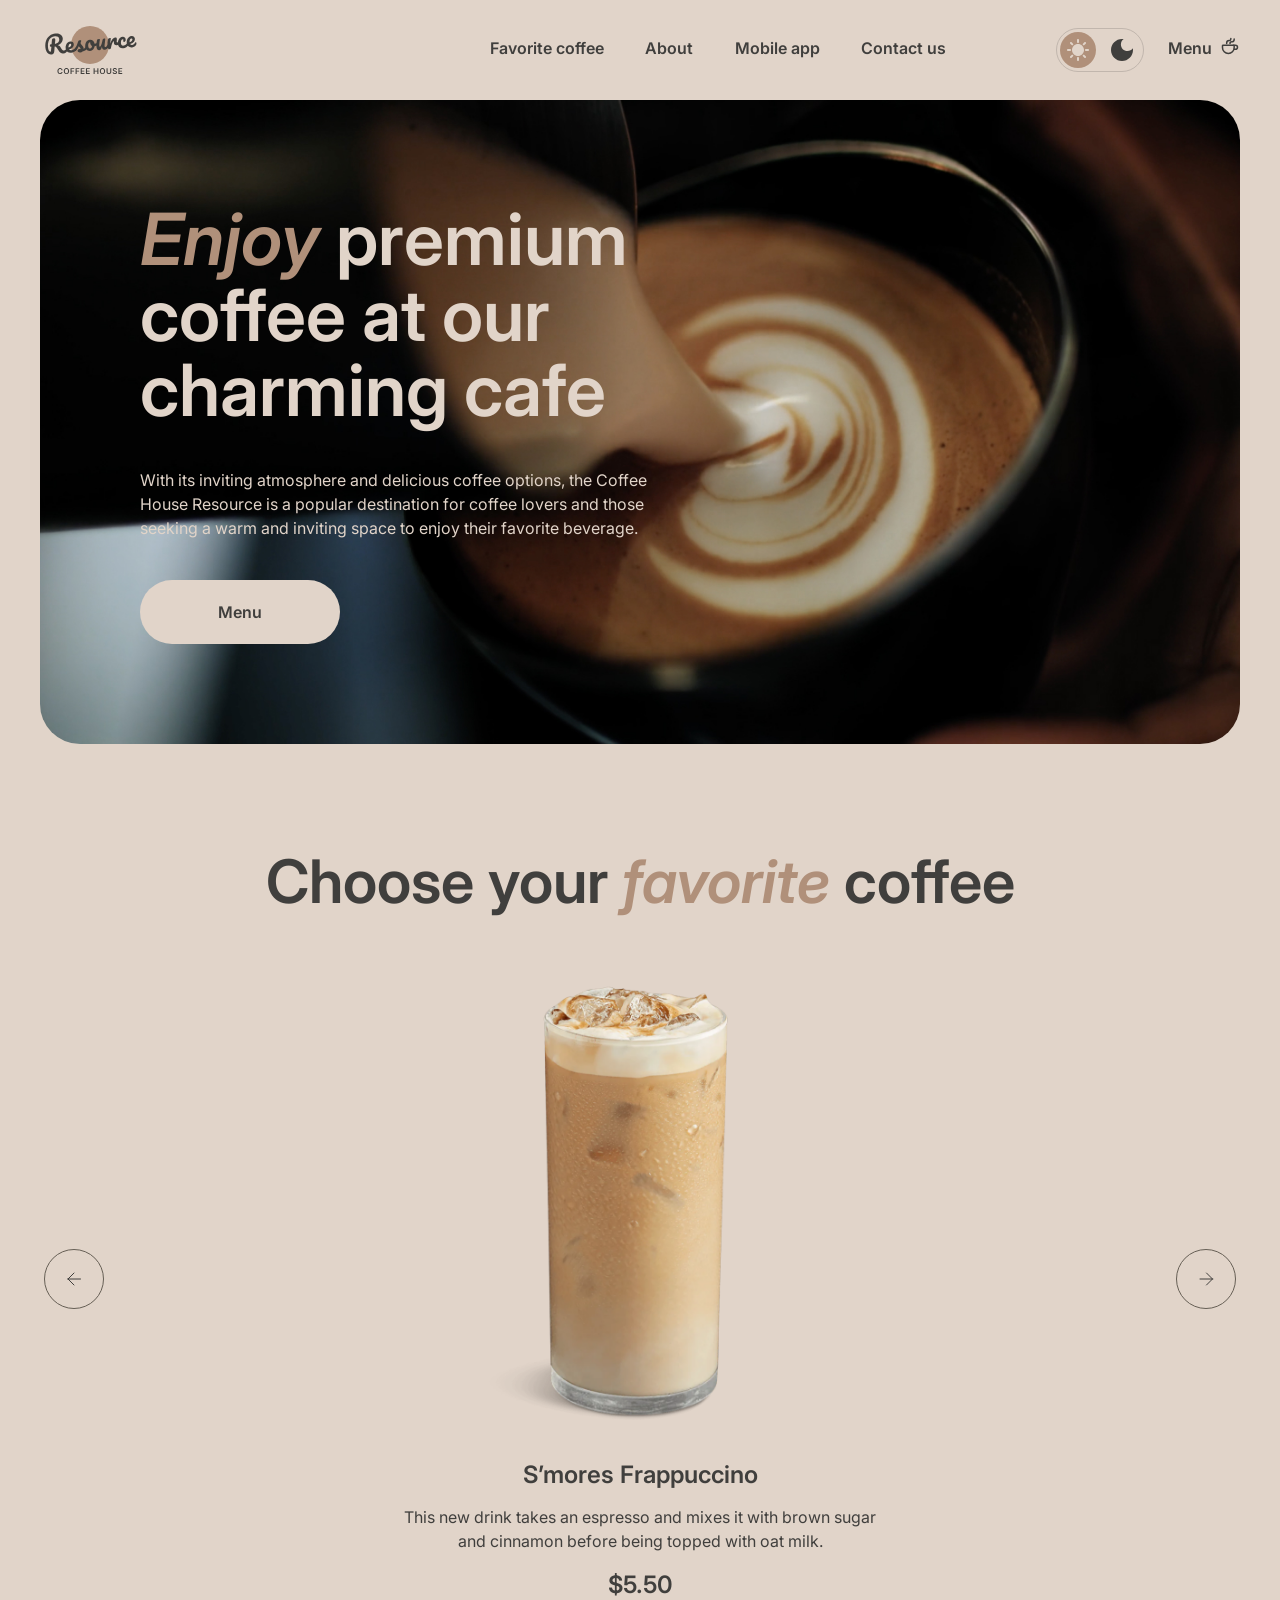
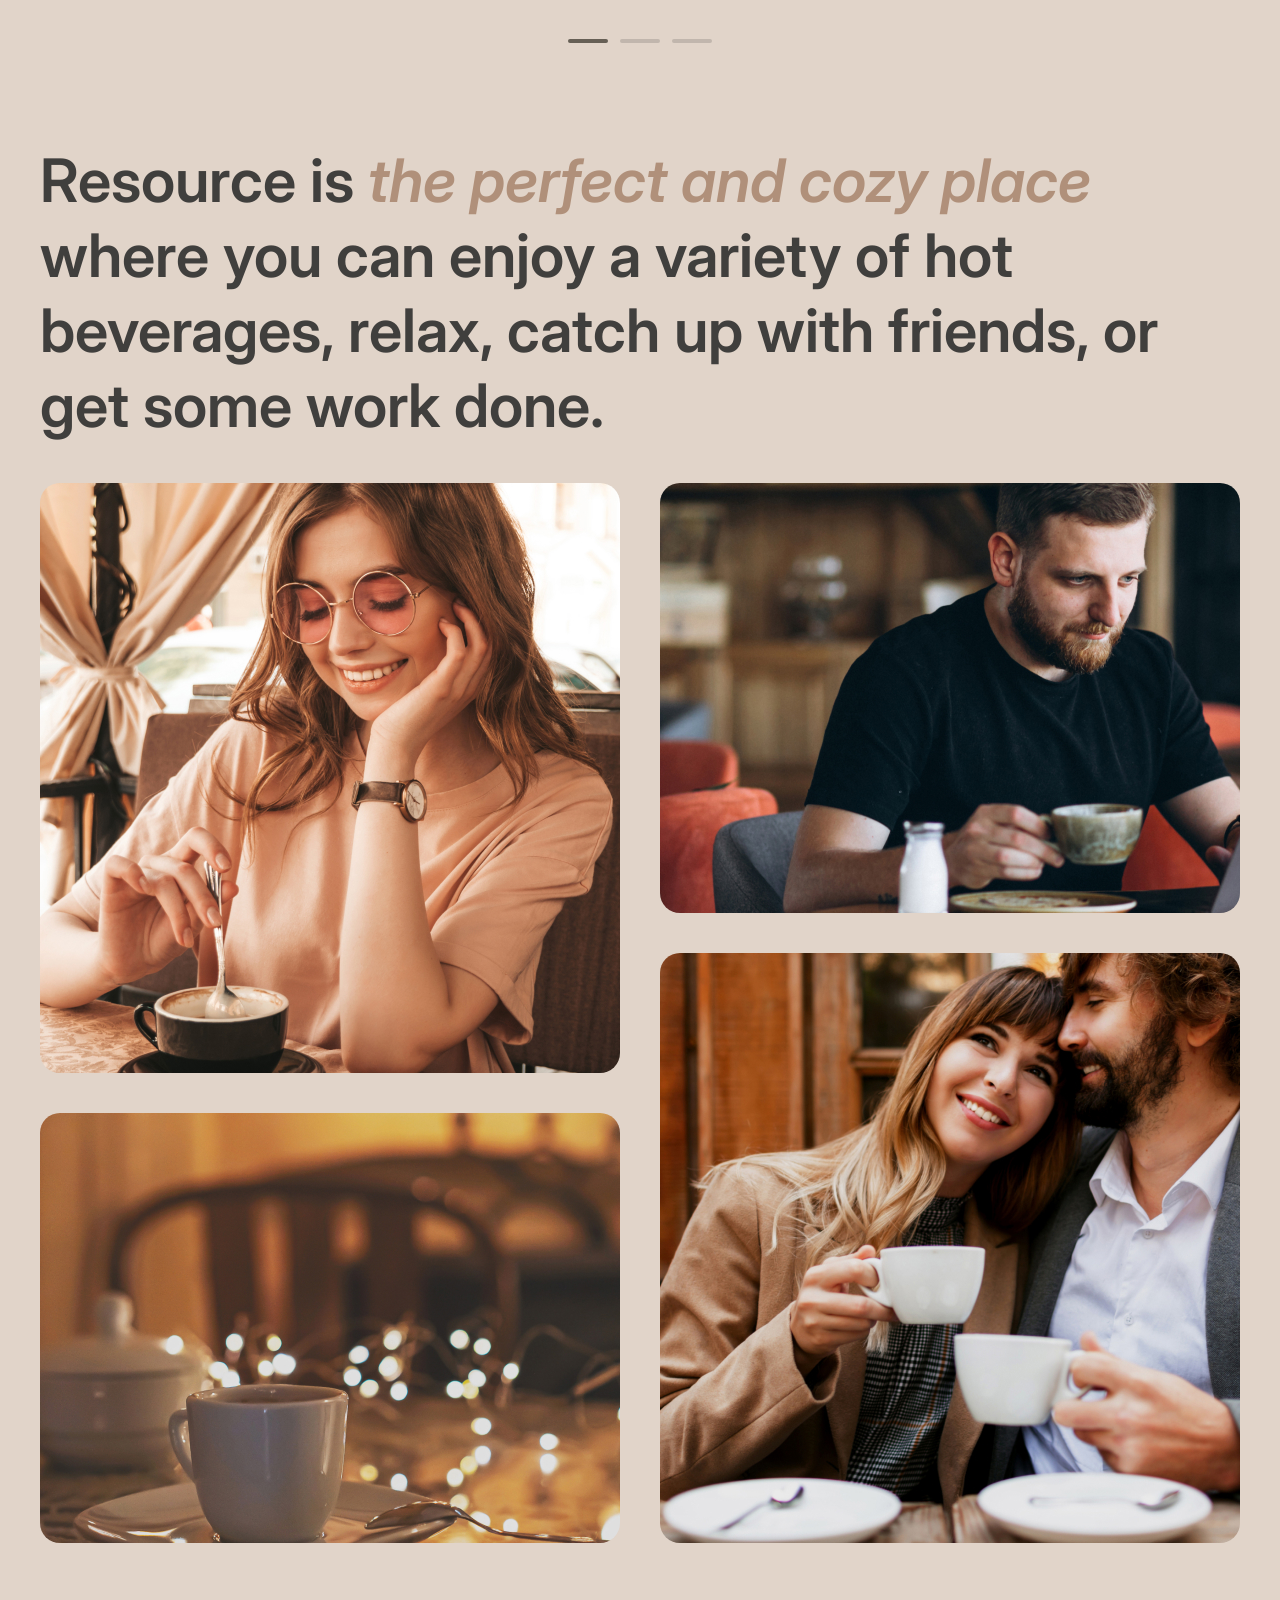
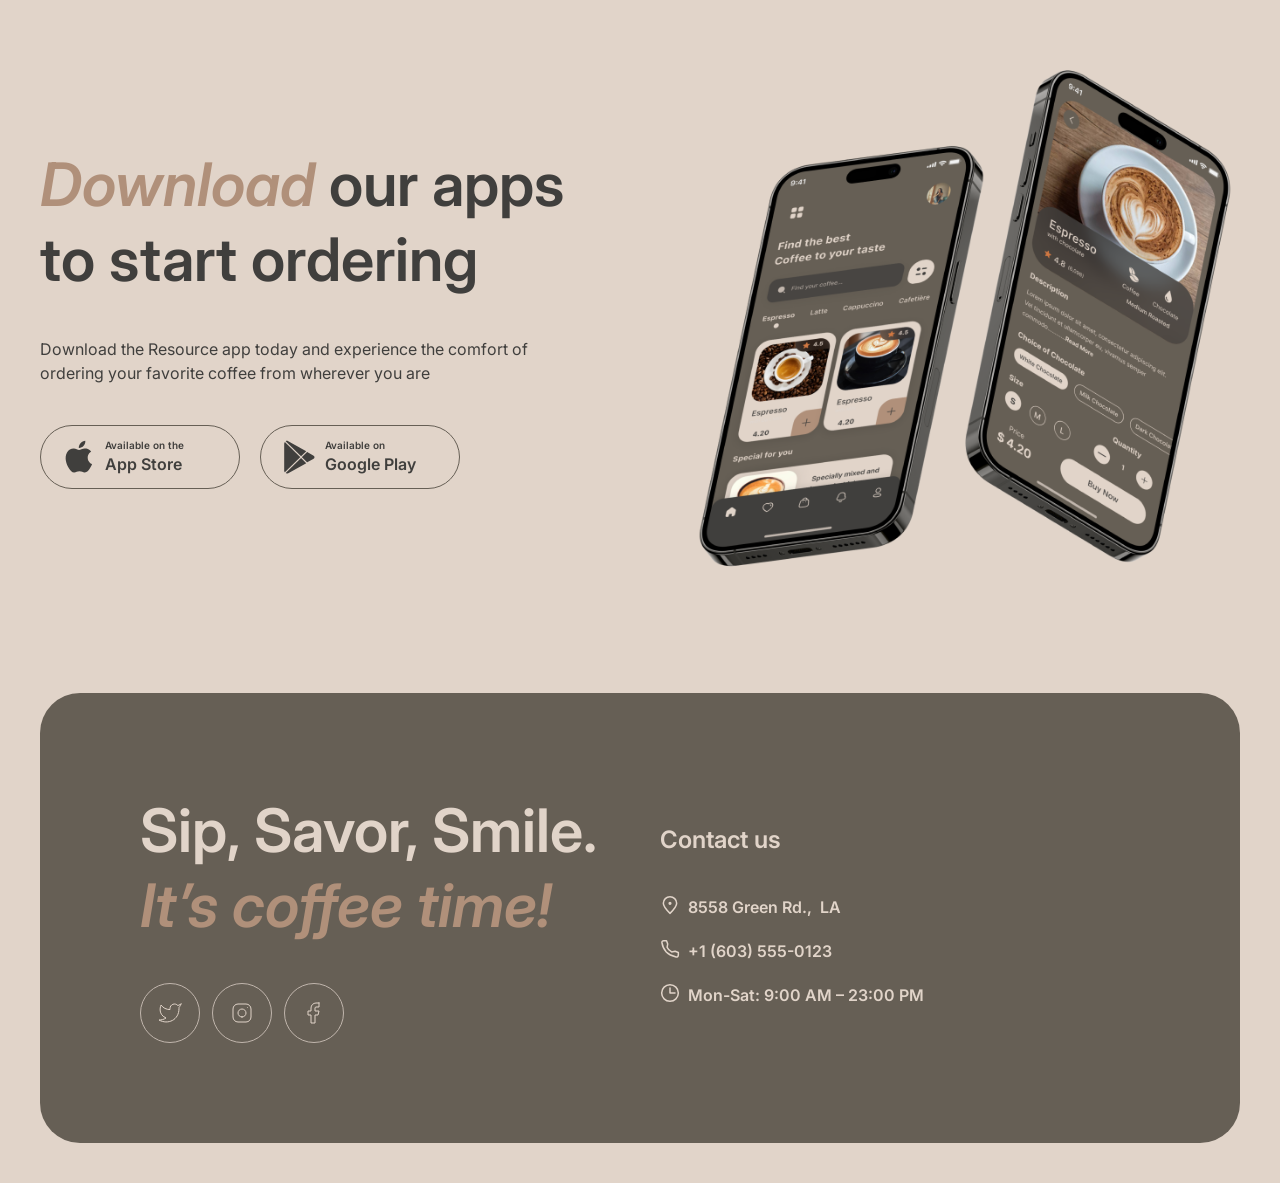
<file: pages/home/index.html>
<!doctype html>
<html lang="en">
  <head>
    <meta charset="UTF-8" />
    <meta name="viewport" content="width=device-width, initial-scale=1.0" />

    <!--=============== FAVICON ===============-->
    <link rel="apple-touch-icon" sizes="180x180" href="../../assets/favicon/apple-touch-icon.png" />
    <link rel="icon" type="image/png" sizes="32x32" href="../../assets/favicon/favicon-32x32.png" />
    <link rel="icon" type="image/png" sizes="16x16" href="../../assets/favicon/favicon-16x16.png" />
    <link rel="manifest" href="../../assets/favicon/site.webmanifest" />

    <!--=============== CSS ===============-->
    <link rel="stylesheet" href="style.css" />

    <title>Coffee House</title>
  </head>
  <body>
    <div class="wrapper">
      <!--==================== HEADER ====================-->
      <header class="header">
        <div class="header__container _container">
          <div class="header__logo">
            <a class="logo" href="index.html">
              <svg class="logo__icon">
                <use xlink:href="../../assets/svg/sprite.svg#logo"></use>
              </svg>
            </a>
          </div>
          <div class="header__menu">
            <nav class="menu">
              <ul class="menu__list">
                <li class="menu__item">
                  <a href="#favorite-coffee" class="menu__link link">Favorite coffee</a>
                </li>
                <li class="menu__item">
                  <a href="#about" class="menu__link link">About</a>
                </li>
                <li class="menu__item">
                  <a href="#mobile-app" class="menu__link link">Mobile app</a>
                </li>
                <li class="menu__item">
                  <a href="#contacts" class="menu__link link">Contact us</a>
                </li>
              </ul>
            </nav>

            <div class="header__coffee-menu image-link">
              <a class="image-link__link link" href="../menu/index.html">
                Menu
                <svg class="coffee__icon">
                  <use xlink:href="../../assets/svg/sprite.svg#coffee-cup"></use>
                </svg>
              </a>
            </div>
          </div>
          <div class="header__theme-btn theme-btn">
            <div class="theme-btn__container">
              <div class="theme-btn__box theme-btn_active" data-theme="light">
                <svg class="theme-btn__icon">
                  <use xlink:href="../../assets/svg/sprite.svg#sun"></use>
                </svg>
              </div>
              <div class="theme-btn__box" data-theme="dark">
                <svg class="theme-btn__icon">
                  <use xlink:href="../../assets/svg/sprite.svg#moon"></use>
                </svg>
              </div>
            </div>
          </div>
          <div class="menu__icon">
            <span></span>
          </div>
        </div>
      </header>

      <!--==================== MAIN ====================-->
      <main class="main">
        <!--==================== HERO ====================-->
        <section class="hero" id="hero">
          <div class="hero__container _container">
            <div class="hero__box">
              <div class="hero__content">
                <h1 class="hero__title">
                  <span class="text_italic">Enjoy</span> premium coffee at our charming cafe
                </h1>
                <p class="hero__text">
                  With its inviting atmosphere and delicious coffee options, the Coffee House
                  Resource is a popular destination for coffee lovers and those seeking a warm and
                  inviting space to enjoy their favorite beverage.
                </p>
                <a class="hero__button button-primary" href="../menu/index.html">
                  <span class="button-primary__text">Menu</span>
                  <svg class="coffee-icon">
                    <use xlink:href="../../assets/svg/sprite.svg#coffee-cup"></use>
                  </svg>
                </a>
              </div>
            </div>
          </div>
        </section>
        <!--==================== FAVORITE-COFFEE ====================-->
        <section class="favorite-coffee" id="favorite-coffee">
          <div class="favorite-coffee__container _container">
            <div class="favorite-coffee__header header-block">
              <h2 class="header-block__title">
                Choose your <span class="text_italic">favorite</span> coffee
              </h2>
            </div>
            <div class="favorite-coffee__column">
              <div class="favorite-coffee__row">
                <button class="button-control">
                  <svg class="button-control-icon">
                    <use xlink:href="../../assets/svg/sprite.svg#arrow-left"></use>
                  </svg>
                </button>
                <div class="favorite-coffee__content coffee-slider">
                  <img
                    class="coffee-slider__img"
                    src="../../assets/images/coffee-slider/1.png"
                    alt="coffee"
                  />
                  <h3 class="coffee-slider__title">S’mores Frappuccino</h3>
                  <p class="coffee-slider__description">
                    This new drink takes an espresso and mixes it with brown sugar and cinnamon
                    before being topped with oat milk.
                  </p>
                  <span class="coffee-slider__value">$5.50</span>
                </div>
                <button class="button-control">
                  <svg class="button-control-icon">
                    <use xlink:href="../../assets/svg/sprite.svg#arrow-right"></use>
                  </svg>
                </button>
              </div>
              <div class="favorite-coffee__progress progress">
                <span class="dash dash_active"></span>
                <span class="dash"></span>
                <span class="dash"></span>
              </div>
            </div>
          </div>
        </section>
        <!--==================== ABOUT ====================-->
        <section class="about" id="about">
          <div class="about__container _container">
            <div class="about__header header-block">
              <h2 class="header-block__title">
                Resource is <span class="text_italic">the perfect and cozy place</span> where you
                can enjoy a variety of hot beverages, relax, catch up with friends, or get some work
                done.
              </h2>
            </div>
            <div class="about__row">
              <div class="about__column">
                <div class="about__image-box"></div>
                <div class="about__image-box"></div>
              </div>
              <div class="about__column">
                <div class="about__image-box"></div>
                <div class="about__image-box"></div>
              </div>
            </div>
          </div>
        </section>
        <!--==================== MOBILE-APP ====================-->
        <section class="mobile-app" id="mobile-app">
          <div class="mobile-app__container _container">
            <div class="mobile-app__row">
              <div class="mobile-app__content">
                <div class="mobile-app__header header-block">
                  <h2 class="header-block__title">
                    <span class="text_italic">Download</span> our apps to start ordering
                  </h2>
                </div>
                <p class="mobile-app__text">
                  Download the Resource app today and experience the comfort of ordering your
                  favorite coffee from wherever you are
                </p>
                <a
                  class="mobile-app__button-mobile button-mobile"
                  href="https://www.apple.com/app-store/"
                >
                  <svg class="button-mobile-icon">
                    <use xlink:href="../../assets/svg/sprite.svg#apple"></use>
                  </svg>
                  <div class="button-mobile__desc">
                    <p class="button-mobile__subtitle">Available on the</p>
                    <p class="button-primary__title">App Store</p>
                  </div>
                </a>
                <a
                  class="mobile-app__button-mobile button-mobile"
                  href="https://play.google.com/store/games?hl=en&gl=US"
                >
                  <svg class="button-mobile-icon">
                    <use xlink:href="../../assets/svg/sprite.svg#gp"></use>
                  </svg>
                  <div class="button-mobile__desc">
                    <p class="button-mobile__subtitle">Available on</p>
                    <p class="button-primary__title">Google Play</p>
                  </div>
                </a>
              </div>
              <div class="mobile-app__screens">
                <img
                  class="mobile-app__image"
                  src="../../assets/images/mobile-screens.png"
                  alt="mobile screens"
                />
              </div>
            </div>
          </div>
        </section>
      </main>

      <!--==================== FOOTER ====================-->
      <footer class="footer" id="contacts">
        <div class="footer__container _container">
          <div class="footer__box">
            <div class="footer__row">
              <div class="footer__content">
                <div class="footer__header header-block">
                  <h2 class="header-block__title">
                    Sip, Savor, Smile. <span class="text_italic">It’s coffee time!</span>
                  </h2>
                </div>
                <div class="footer__socials socials">
                  <ul class="socials__list">
                    <li class="socials__item">
                      <a class="socials__link" href="https://twitter.com/?lang=en">
                        <svg class="social-link-icon">
                          <use xlink:href="../../assets/svg/sprite.svg#twitter"></use>
                        </svg>
                      </a>
                    </li>
                    <li class="socials__item">
                      <a class="socials__link" href="https://www.instagram.com/">
                        <svg class="social-link-icon">
                          <use xlink:href="../../assets/svg/sprite.svg#instagram"></use>
                        </svg>
                      </a>
                    </li>
                    <li class="socials__item">
                      <a class="socials__link" href="https://en-gb.facebook.com/">
                        <svg class="social-link-icon">
                          <use xlink:href="../../assets/svg/sprite.svg#facebook"></use>
                        </svg>
                      </a>
                    </li>
                  </ul>
                </div>
              </div>
              <div class="footer__contacts contacts">
                <h3 class="contacts__title">Contact us</h3>
                <ul class="contacts__list">
                  <li class="contacts__item image-link">
                    <a
                      class="contacts__link link"
                      href="https://maps.app.goo.gl/2wCJArQoX7g6WhZb9"
                      target="_blank"
                    >
                      <svg class="contact-icon">
                        <use xlink:href="../../assets/svg/sprite.svg#pin-alt"></use>
                      </svg>
                      8558 Green Rd., &nbsp;LA
                    </a>
                  </li>
                  <li class="contacts__item image-link">
                    <a class="contacts__link link" href="tel:+16035550123">
                      <svg class="contact-icon">
                        <use xlink:href="../../assets/svg/sprite.svg#phone"></use>
                      </svg>
                      +1 (603) 555-0123
                    </a>
                  </li>
                  <li class="contacts__item image-link">
                    <a class="contacts__link link" href="#no_scroll">
                      <svg class="contact-icon">
                        <use xlink:href="../../assets/svg/sprite.svg#clock"></use>
                      </svg>
                      Mon-Sat: 9:00 AM – 23:00 PM
                    </a>
                  </li>
                </ul>
              </div>
            </div>
          </div>
        </div>
      </footer>
    </div>

    <!--==================== SCRIPT JS ====================-->
    <script src="script.js" defer></script>
  </body>
</html>
</file>
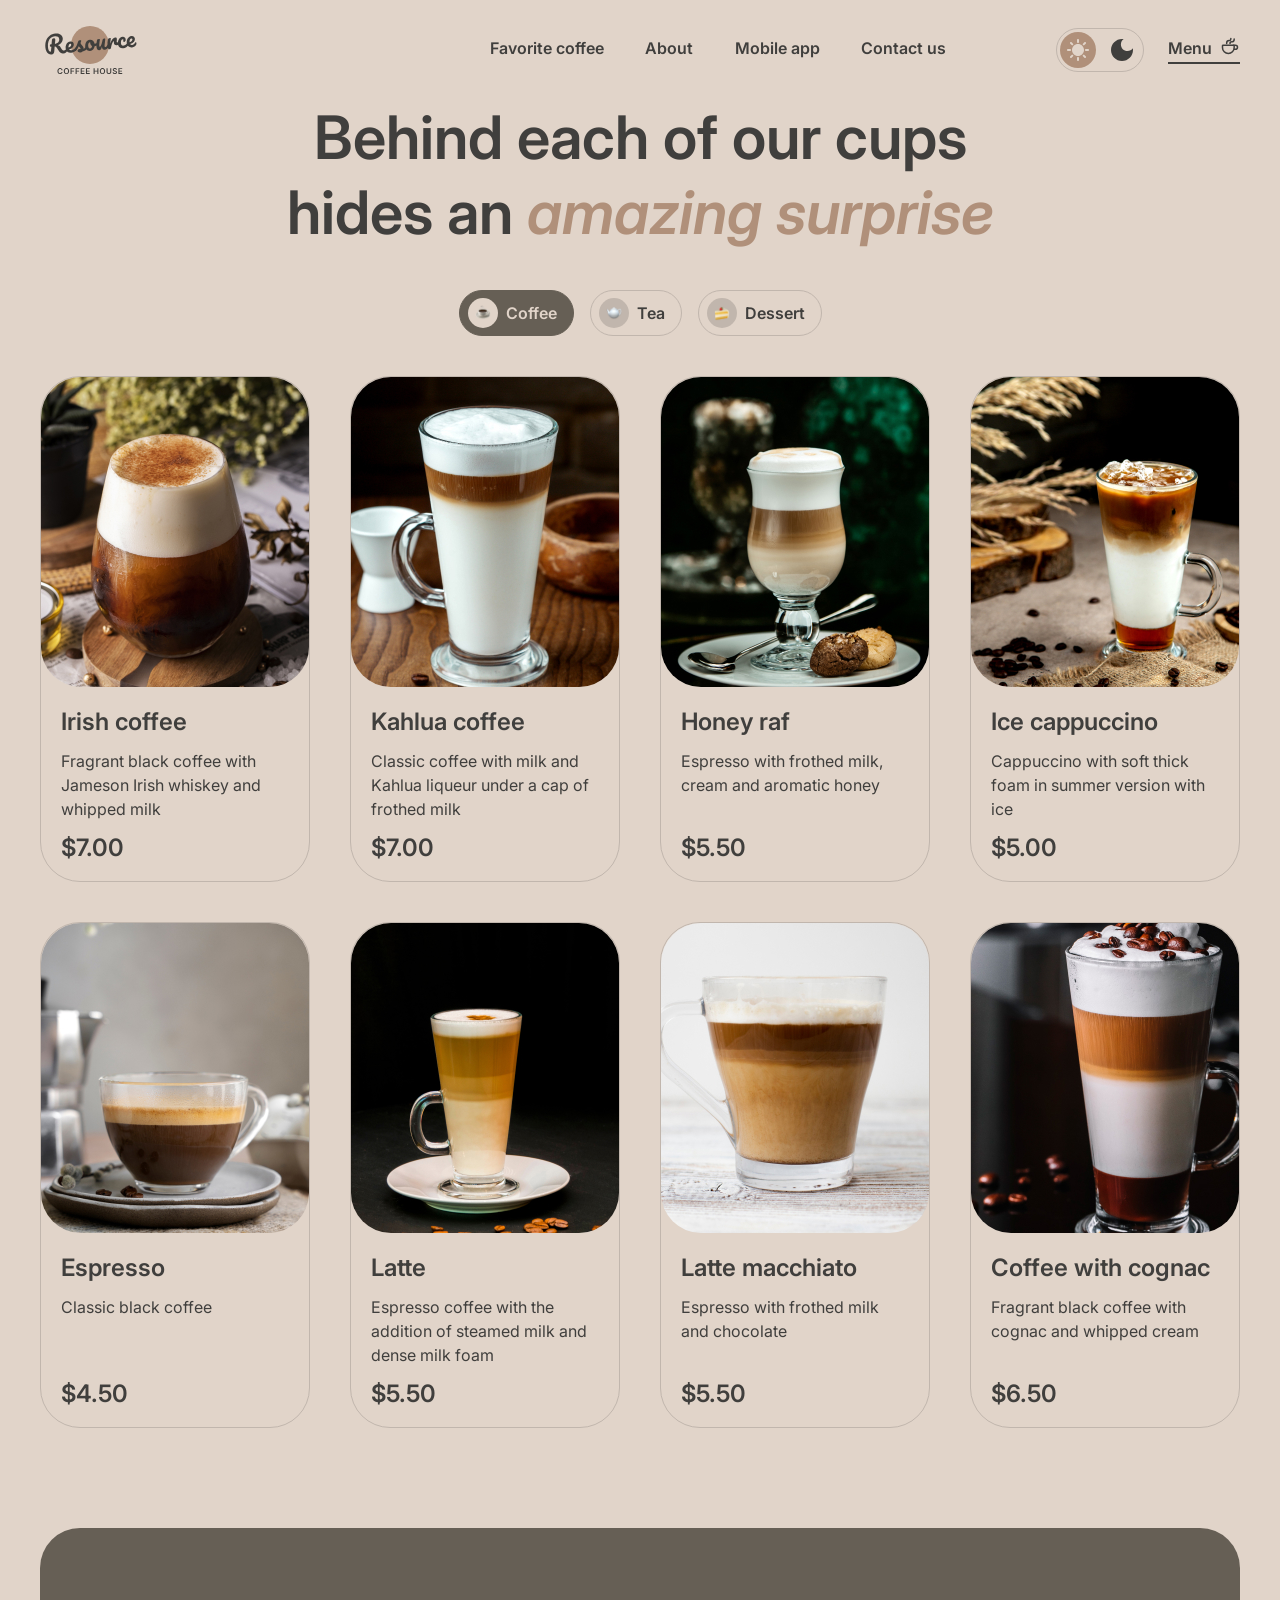
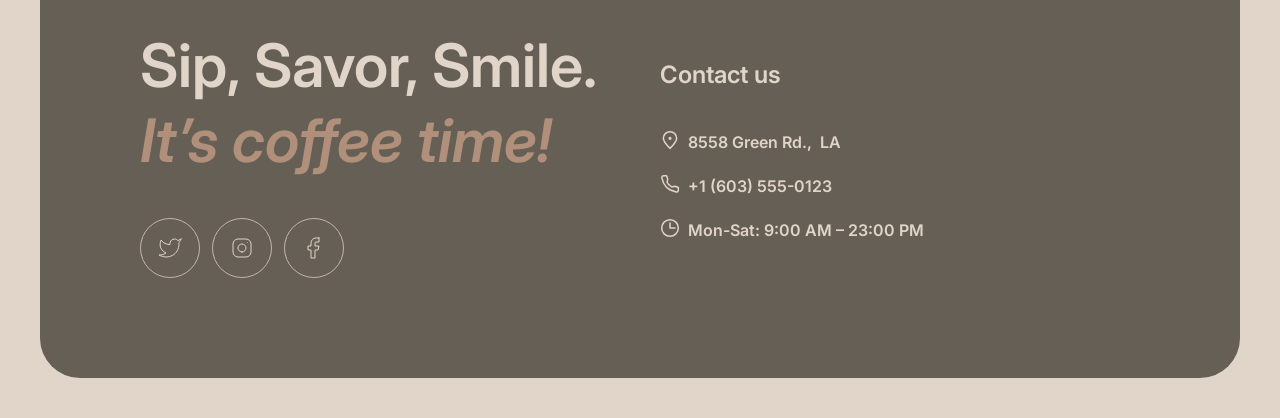
<file: pages/menu/index.html>
<!doctype html>
<html lang="en">
  <head>
    <meta charset="UTF-8" />
    <meta name="viewport" content="width=device-width, initial-scale=1.0" />

    <!--=============== FAVICON ===============-->
    <link rel="apple-touch-icon" sizes="180x180" href="../../assets/favicon/apple-touch-icon.png" />
    <link rel="icon" type="image/png" sizes="32x32" href="../../assets/favicon/favicon-32x32.png" />
    <link rel="icon" type="image/png" sizes="16x16" href="../../assets/favicon/favicon-16x16.png" />
    <link rel="manifest" href="../../assets/favicon/site.webmanifest" />

    <!--=============== CSS ===============-->
    <link rel="stylesheet" href="style.css" />

    <title>Menu</title>
  </head>
  <body>
    <div class="wrapper">
      <!--==================== HEADER ====================-->
      <header class="header">
        <div class="header__container _container">
          <div class="header__logo">
            <a class="logo" href="../home/index.html">
              <svg class="logo__icon">
                <use xlink:href="../../assets/svg/sprite.svg#logo"></use>
              </svg>
            </a>
          </div>
          <div class="header__menu">
            <nav class="menu">
              <ul class="menu__list">
                <li class="menu__item">
                  <a href="../home/index.html#favorite-coffee" class="menu__link link"
                    >Favorite coffee</a
                  >
                </li>
                <li class="menu__item">
                  <a href="../home/index.html#about" class="menu__link link">About</a>
                </li>
                <li class="menu__item">
                  <a href="../home/index.html#mobile-app" class="menu__link link">Mobile app</a>
                </li>
                <li class="menu__item">
                  <a href="#contacts" class="menu__link link">Contact us</a>
                </li>
              </ul>
            </nav>
            <div class="header__coffee-menu image-link">
              <a class="image-link__link link" href="#no_scroll">
                Menu
                <svg class="coffee__icon">
                  <use xlink:href="../../assets/svg/sprite.svg#coffee-cup"></use>
                </svg>
              </a>
            </div>
          </div>
          <div class="header__theme-btn theme-btn">
            <div class="theme-btn__container">
              <div class="theme-btn__box theme-btn_active" data-theme="light">
                <svg class="theme-btn__icon">
                  <use xlink:href="../../assets/svg/sprite.svg#sun"></use>
                </svg>
              </div>
              <div class="theme-btn__box" data-theme="dark">
                <svg class="theme-btn__icon">
                  <use xlink:href="../../assets/svg/sprite.svg#moon"></use>
                </svg>
              </div>
            </div>
          </div>
          <div class="menu__icon">
            <span></span>
          </div>
        </div>
      </header>

      <!--==================== MAIN ====================-->
      <main class="main">
        <!--==================== CH-MENU ====================-->
        <section class="ch-menu" id="ch-menu">
          <div class="ch-menu__container _container">
            <div class="ch-menu__header header-block">
              <h1 class="header-block__title">
                Behind each of our cups hides an <span class="text_italic">amazing surprise</span>
              </h1>
            </div>
            <div class="ch-menu__body">
              <div class="ch-menu__buttons">
                <div class="button-menu button-menu_active">
                  <div class="button-menu__img-box">
                    <img
                      class="button-menu__img"
                      src="../../assets/images/coffee-menu/coffee-icon.png"
                      alt="coffee-icon"
                    />
                  </div>
                  <span class="button-menu__text">Coffee</span>
                </div>
                <div class="button-menu">
                  <div class="button-menu__img-box">
                    <img
                      class="button-menu__img"
                      src="../../assets/images/coffee-menu/tea-icon.png"
                      alt="tea-icon"
                    />
                  </div>
                  <span class="button-menu__text">Tea</span>
                </div>
                <div class="button-menu">
                  <div class="button-menu__img-box">
                    <img
                      class="button-menu__img"
                      src="../../assets/images/coffee-menu/dessert-icon.png"
                      alt="dessert-icon"
                    />
                  </div>
                  <span class="button-menu__text">Dessert</span>
                </div>
              </div>
            </div>
            <div class="ch-menu__row">
              <div class="ch-menu__col">
                <div class="ch-menu__item">
                  <div class="ch-menu__img-box"></div>
                  <div class="ch-menu__info">
                    <div class="ch-menu__desc">
                      <h2 class="ch-menu__subtitle">Irish coffee</h2>
                      <p class="ch-menu__text">
                        Fragrant black coffee with Jameson Irish whiskey and whipped milk
                      </p>
                    </div>
                    <span class="ch-menu__price">$7.00</span>
                  </div>
                </div>
              </div>
              <div class="ch-menu__col">
                <div class="ch-menu__item">
                  <div class="ch-menu__img-box"></div>
                  <div class="ch-menu__info">
                    <div class="ch-menu__desc">
                      <h2 class="ch-menu__subtitle">Kahlua coffee</h2>
                      <p class="ch-menu__text">
                        Classic coffee with milk and Kahlua liqueur under a cap of frothed milk
                      </p>
                    </div>
                    <span class="ch-menu__price">$7.00</span>
                  </div>
                </div>
              </div>
              <div class="ch-menu__col">
                <div class="ch-menu__item">
                  <div class="ch-menu__img-box"></div>
                  <div class="ch-menu__info">
                    <div class="ch-menu__desc">
                      <h2 class="ch-menu__subtitle">Honey raf</h2>
                      <p class="ch-menu__text">
                        Espresso with frothed milk, cream and aromatic honey
                      </p>
                    </div>
                    <span class="ch-menu__price">$5.50</span>
                  </div>
                </div>
              </div>
              <div class="ch-menu__col">
                <div class="ch-menu__item">
                  <div class="ch-menu__img-box"></div>
                  <div class="ch-menu__info">
                    <div class="ch-menu__desc">
                      <h2 class="ch-menu__subtitle">Ice cappuccino</h2>
                      <p class="ch-menu__text">
                        Cappuccino with soft thick foam in summer version with ice
                      </p>
                    </div>
                    <span class="ch-menu__price">$5.00</span>
                  </div>
                </div>
              </div>
              <div class="ch-menu__col">
                <div class="ch-menu__item">
                  <div class="ch-menu__img-box"></div>
                  <div class="ch-menu__info">
                    <div class="ch-menu__desc">
                      <h2 class="ch-menu__subtitle">Espresso</h2>
                      <p class="ch-menu__text">Classic black coffee</p>
                    </div>
                    <span class="ch-menu__price">$4.50</span>
                  </div>
                </div>
              </div>
              <div class="ch-menu__col">
                <div class="ch-menu__item">
                  <div class="ch-menu__img-box"></div>
                  <div class="ch-menu__info">
                    <div class="ch-menu__desc">
                      <h2 class="ch-menu__subtitle">Latte</h2>
                      <p class="ch-menu__text">
                        Espresso coffee with the addition of steamed milk and dense milk foam
                      </p>
                    </div>
                    <span class="ch-menu__price">$5.50</span>
                  </div>
                </div>
              </div>
              <div class="ch-menu__col">
                <div class="ch-menu__item">
                  <div class="ch-menu__img-box"></div>
                  <div class="ch-menu__info">
                    <div class="ch-menu__desc">
                      <h2 class="ch-menu__subtitle">Latte macchiato</h2>
                      <p class="ch-menu__text">Espresso with frothed milk and chocolate</p>
                    </div>
                    <span class="ch-menu__price">$5.50</span>
                  </div>
                </div>
              </div>
              <div class="ch-menu__col">
                <div class="ch-menu__item">
                  <div class="ch-menu__img-box"></div>
                  <div class="ch-menu__info">
                    <div class="ch-menu__desc">
                      <h2 class="ch-menu__subtitle">Coffee with cognac</h2>
                      <p class="ch-menu__text">
                        Fragrant black coffee with cognac and whipped cream
                      </p>
                    </div>
                    <span class="ch-menu__price">$6.50</span>
                  </div>
                </div>
              </div>
            </div>
            <div class="ch-menu__button-refresh">
              <button class="button-refresh">
                <svg class="button-refresh-icon">
                  <use xlink:href="../../assets/svg/sprite.svg#refresh"></use>
                </svg>
              </button>
            </div>
          </div>
        </section>
      </main>

      <!--==================== FOOTER ====================-->
      <footer class="footer" id="contacts">
        <div class="footer__container _container">
          <div class="footer__box">
            <div class="footer__row">
              <div class="footer__content">
                <div class="footer__header header-block">
                  <h2 class="header-block__title">
                    Sip, Savor, Smile. <span class="text_italic">It’s coffee time!</span>
                  </h2>
                </div>
                <div class="footer__socials socials">
                  <ul class="socials__list">
                    <li class="socials__item">
                      <a class="socials__link" href="https://twitter.com/?lang=en">
                        <svg class="social-link-icon">
                          <use xlink:href="../../assets/svg/sprite.svg#twitter"></use>
                        </svg>
                      </a>
                    </li>
                    <li class="socials__item">
                      <a class="socials__link" href="https://www.instagram.com/">
                        <svg class="social-link-icon">
                          <use xlink:href="../../assets/svg/sprite.svg#instagram"></use>
                        </svg>
                      </a>
                    </li>
                    <li class="socials__item">
                      <a class="socials__link" href="https://en-gb.facebook.com/">
                        <svg class="social-link-icon">
                          <use xlink:href="../../assets/svg/sprite.svg#facebook"></use>
                        </svg>
                      </a>
                    </li>
                  </ul>
                </div>
              </div>
              <div class="footer__contacts contacts">
                <h3 class="contacts__title">Contact us</h3>
                <ul class="contacts__list">
                  <li class="contacts__item image-link">
                    <a
                      class="contacts__link link"
                      href="https://maps.app.goo.gl/2wCJArQoX7g6WhZb9"
                      target="_blank"
                    >
                      <svg class="contact-icon">
                        <use xlink:href="../../assets/svg/sprite.svg#pin-alt"></use>
                      </svg>
                      8558 Green Rd., &nbsp;LA
                    </a>
                  </li>
                  <li class="contacts__item image-link">
                    <a class="contacts__link link" href="tel:+16035550123">
                      <svg class="contact-icon">
                        <use xlink:href="../../assets/svg/sprite.svg#phone"></use>
                      </svg>
                      +1 (603) 555-0123
                    </a>
                  </li>
                  <li class="contacts__item image-link">
                    <a class="contacts__link link" href="#no_scroll">
                      <svg class="contact-icon">
                        <use xlink:href="../../assets/svg/sprite.svg#clock"></use>
                      </svg>
                      Mon-Sat: 9:00 AM – 23:00 PM
                    </a>
                  </li>
                </ul>
              </div>
            </div>
          </div>
        </div>
      </footer>
    </div>

    <!--==================== SCRIPT JS ====================-->
    <script src="script.js" defer></script>
  </body>
</html>
</file>
<file: pages/home/style.css>
/*=============== GOOGLE FONTS ===============*/
@import url('https://fonts.googleapis.com/css2?family=Inter:wght@400;600&display=swap');

/*=============== VARIABLES CSS ===============*/
:root {
  /*========== Colors ==========*/
  --text-dark: #403f3d;
  --text-light: #e1d4c9;
  --text-accent: #b0907a;
  --background-body: #e1d4c9;
  --background-container: #665f55;
  --background-backdrop: rgba(64, 63, 61, 0.8);
  --border-light: #c1b6ad;
  --border-dark: #665f55;

  /*========= Font and typography ==========*/
  /* 1rem = 10px*/
  --html-font-size: 62.5%;
  --body-font: 'Inter', sans-serif;
  --h1-font-size: 7.2rem;
  --h2-font-size: 6rem;
  --h3-font-size: 2.4rem;
  --big-font-size: 3.2rem;
  --medium-font-size: 1.6rem;
  --small-font-size: 1rem;

  /*========= Font weight ==========*/
  --font-regular: 400;
  --font-semi-bold: 600;
}

/*========== Responsive typography ==========*/
@media screen and (max-width: 730px) {
  :root {
    --h1-font-size: 6.2rem;
  }
}

@media screen and (max-width: 670px) {
  :root {
    --h1-font-size: 5.2rem;
    --h2-font-size: 3.2rem;
  }
}

@media screen and (max-width: 555px) {
  :root {
    --h1-font-size: 4.2rem;
  }
}

/*=============== BASE ===============*/
* {
  box-sizing: border-box;
  padding: 0;
  margin: 0;
}

html {
  font-size: var(--html-font-size);
  scroll-behavior: smooth;
}

body,
input,
textarea,
button {
  font-family: var(--body-font);
  font-size: var(--medium-font-size);
}

body {
  height: 100%;
  font-style: normal;
  font-weight: var(--font-regular);
  line-height: 150%;
  background-color: var(--background-body);
  color: var(--text-dark);
}

h1,
h2,
h3 {
  font-weight: var(--font-semi-bold);
}

ul,
ol,
li {
  list-style: none;
}

a {
  text-decoration: none;
}

img {
  display: block;
  max-width: 100%;
  height: auto;
}

/*=============== REUSABLE CSS CLASSES ===============*/
body.lock {
  overflow: hidden;
}

.wrapper {
  display: flex;
  flex-direction: column;
  min-height: 100%;
  padding-top: 2rem;
  padding-bottom: 4rem;
  overflow: hidden;
}

body.dark {
  --text-dark: #e1d4c9;
  --text-light: #e1d4c9;
  --text-accent: #b0907a;
  --background-body: #292826;
  --background-container: #403f3d;
  --background-backdrop: rgba(41, 40, 38, 0.8);
  --border-light: #665f55;
  --border-dark: #c1b6ad;
}

._container {
  max-width: 1440px;
  margin: 0 auto;
  padding: 0 4rem;
}

.text_italic {
  color: var(--text-accent);
  font-style: oblique;
}

.link {
  position: relative;
  font-weight: var(--font-semi-bold);
  color: var(--text-dark);
  line-height: 150%;
  border-bottom: 8px solid transparent;
}

.link::after {
  content: '';
  position: absolute;
  bottom: -6px;
  display: block;
  width: 100%;
  height: 2px;
  transform: scaleX(0);
  opacity: 0;
  background-color: var(--text-dark);
  transition: all 0.4s ease-in-out;
}

@media (hover: hover) and (pointer: fine) {
  .link:hover::after {
    transform: scaleX(1);
    opacity: 1;
  }
}

.header-block__title {
  font-size: var(--h2-font-size);
  line-height: 125%;
  font-style: normal;
}

/*=============== HEADER ===============*/
.header {
  width: 100%;
}

.header__container {
  display: flex;
  justify-content: space-between;
  align-items: center;
  min-height: 60px;
  margin-bottom: 2rem;
  position: relative;
}

/*========== logo ==========*/
.header__logo {
  width: 100px;
  height: 60px;
}

.logo {
  pointer-events: none;
}

.logo__icon {
  width: 100px;
  height: 60px;
  color: var(--text-dark);
}

/*========== header menu ==========*/
.header__menu {
  display: flex;
  justify-content: space-between;
  align-items: center;
  width: 894px;
}

/*========== menu ==========*/
.menu {
  width: 456px;
}

.menu__list {
  display: flex;
  justify-content: space-between;
}

.menu__item,
.image-link {
  height: 28px;
}

/*========== coffee-menu ==========*/
.coffee__icon {
  margin-left: 0.4rem;
  width: 20px;
  height: 20px;
  vertical-align: top;
}

.theme-btn {
  position: absolute;
  right: 136px;
  border: 1px solid var(--border-light);
  border-radius: 100px;
  padding: 3px;
  width: 88px;
  height: 44px;
}

.theme-btn__container {
  display: flex;
  align-items: center;
  justify-content: space-between;
}

.theme-btn__box {
  display: flex;
  align-items: center;
  justify-content: center;
  width: 36px;
  height: 36px;
  cursor: pointer;
}

.theme-btn_active {
  border-radius: 100px;
  background-color: var(--text-accent);
}

.theme-btn__icon {
  width: 22px;
  height: 22px;
}

[data-theme='dark'] .theme-btn__icon {
  color: var(--text-dark);
}

/*========== burger ===========*/
.menu__icon {
  display: none;
}

/*=============== MAIN ===============*/
.main {
  flex: 1 1 auto;
}

/*========== hero ===========*/
.hero__container {
  margin-bottom: 10rem;
  user-select: none;
}

.hero__box {
  background: url('../../assets/images/img-hero.jpg');
  background-position: center center;
  background-size: cover;
  background-repeat: no-repeat;
  border-radius: 40px;
  padding: 10.1rem 10rem 10rem;
}

.hero__content {
  max-width: 530px;
}

.hero__title {
  color: var(--text-light);
  font-size: var(--h1-font-size);
  line-height: 105%;
  margin-bottom: 4rem;
}

.hero__text {
  color: var(--text-light);
  margin-bottom: 4rem;
}

.button-primary {
  display: inline-block;
  position: relative;
  width: 200px;
  padding: 2rem 0;
  border-radius: 100px;
  background: var(--background-body);
  font-weight: var(--font-semi-bold);
  color: var(--text-dark);
  text-align: center;
  cursor: pointer;
}

.button-primary__text {
  transition: all 0.4s ease-out;
}

.coffee-icon {
  position: absolute;
  top: 50%;
  left: 50%;
  transform: translate(-50%, -50%);
  margin-left: 2.6rem;
  width: 20px;
  height: 20px;
  opacity: 0;
  transition: all 0.4s ease;
}

@media (hover: hover) and (pointer: fine) {
  .button-primary:hover .coffee-icon {
    opacity: 1;
  }

  .button-primary:hover .button-primary__text {
    margin-right: 2.9rem;
  }
}

/*========== favorite-coffee ===========*/
.favorite-coffee__container {
  margin-bottom: 10rem;
}

.favorite-coffee__header {
  text-align: center;
  margin-bottom: 4rem;
}

.favorite-coffee__column {
  display: flex;
  flex-direction: column;
  padding: 0 0.4rem;
}

.favorite-coffee__row {
  display: flex;
  justify-content: space-between;
  align-items: center;
  margin-bottom: 3.9rem;
}

.button-control {
  display: flex;
  align-items: center;
  justify-content: center;
  width: 60px;
  height: 60px;
  border-radius: 100px;
  border: 1px solid var(--border-dark);
  background-color: var(--background-body);
  transition: all 0.4s ease;
  cursor: pointer;
}

.button-control-icon {
  width: 24px;
  height: 24px;
  stroke: var(--text-dark);
  transition: all 0.4s ease;
}

@media (hover: hover) and (pointer: fine) {
  .button-control:hover {
    background-color: var(--background-container);
    border-color: var(--background-container);
  }

  .button-control:hover .button-control-icon {
    stroke: var(--text-light);
  }
}

.coffee-slider {
  max-width: 480px;
  display: flex;
  flex-direction: column;
  align-items: center;
}

.coffee-slider__img {
  width: 100%;
  margin-bottom: 2.1rem;
}

.coffee-slider__title {
  font-size: var(--h3-font-size);
  line-height: 125%;
  margin-bottom: 1.5rem;
}

.coffee-slider__description {
  text-align: center;
  margin-bottom: 1.7rem;
}

.coffee-slider__value {
  font-size: var(--h3-font-size);
  line-height: 125%;
  font-weight: var(--font-semi-bold);
}

.progress {
  align-self: center;
  display: flex;
  gap: 12px;
}

.dash {
  display: inline-block;
  width: 40px;
  height: 4px;
  border-radius: 100px;
  background-color: var(--border-light);
}

.dash_active {
  background-color: var(--border-dark);
}

/*========== about ===========*/
.about__container {
  margin-bottom: 10rem;
}

.about__header {
  margin-bottom: 4rem;
}

.about__row {
  display: flex;
  flex-wrap: wrap;
  margin: 0px -2rem;
}

.about__column {
  flex: 50%;
  max-width: 50%;
  padding: 0 2rem;
}

.about__image-box {
  max-width: 660px;
  border-radius: 20px;
  background-size: 726px;
  background-position: center;
  background-repeat: no-repeat;
  transition: 0.4s ease;
}

.about__image-box:not(:last-child) {
  margin-bottom: 4rem;
}

.about__column:first-child .about__image-box:first-child {
  height: 590px;
  background-image: url('../../assets/images/about/1.jpg');
}

.about__column:first-child .about__image-box:last-child {
  height: 430px;
  background-image: url('../../assets/images/about/2.jpg');
}

.about__column:last-child .about__image-box:first-child {
  height: 430px;
  background-image: url('../../assets/images/about/3.jpg');
}

.about__column:last-child .about__image-box:last-child {
  height: 590px;
  background-image: url('../../assets/images/about/4.jpg');
}

@media (hover: hover) and (pointer: fine) {
  .about__image-box:hover {
    background-size: 660px;
  }
}

/*========== mobile-app ===========*/
.mobile-app__container {
  margin-bottom: 10rem;
}

.mobile-app__row {
  display: flex;
  align-items: center;
  gap: 10rem;
}

.mobile-app__content,
.mobile-app__screens {
  flex: 50%;
  max-width: 50%;
}

.mobile-app__content {
  margin-bottom: -2rem;
}

.mobile-app__header {
  margin-bottom: 4rem;
}

.mobile-app__text {
  margin-bottom: 4rem;
}

.button-mobile {
  display: inline-flex;
  justify-content: start;
  align-items: center;
  width: 200px;
  padding: 1.2rem 2rem;
  border-radius: 100px;
  background-color: transparent;
  border: 1px solid var(--border-dark);
  color: var(--text-dark);
  font-weight: var(--font-semi-bold);
  cursor: pointer;
  transition: all 0.4s ease-out;
}

.button-mobile__desc {
  margin-left: 0.8rem;
}

.button-mobile__subtitle {
  font-size: var(--small-font-size);
  line-height: 140%;
}

.button-primary__title {
  font-size: var(--medium-font-size);
  line-height: 150%;
}

.button-mobile-icon {
  width: 36px;
  height: 36px;
  fill: var(--text-dark);
  transition: all 0.4s ease-out;
}

@media (hover: hover) and (pointer: fine) {
  .button-mobile:hover {
    color: var(--text-light);
    background-color: var(--background-container);
    border-color: var(--background-container);
  }

  .button-mobile:hover .button-mobile-icon {
    fill: var(--text-light);
  }
}

.mobile-app__button-mobile:first-of-type {
  margin-right: 1.6rem;
}

.mobile-app__button-mobile {
  margin-bottom: 2rem;
}

/*=============== FOOTER ===============*/
.footer__box {
  padding: 10rem;
  border-radius: 40px;
  color: var(--text-light);
  background-color: var(--background-container);
}

.footer__row {
  display: flex;
  align-items: center;
  gap: 10rem;
}

.footer__content,
.footer__contacts {
  flex: 50%;
  max-width: 50%;
}

.footer__header {
  margin-bottom: 4rem;
}

.socials__list {
  display: flex;
  gap: 12px;
}

.socials__link {
  display: flex;
  width: 60px;
  height: 60px;
  justify-content: center;
  align-items: center;
  border-radius: 100px;
  border: 1px solid var(--border-light);
  background-color: var(--background-container);
  transition: all 0.4s ease-out;
  cursor: pointer;
}

.social-link-icon {
  width: 24px;
  height: 24px;
  stroke: var(--text-light);
  transition: all 0.4s ease-out;
}

@media (hover: hover) and (pointer: fine) {
  .socials__link:hover {
    background-color: var(--background-body);
    border-color: var(--background-body);
  }

  .socials__link:hover .social-link-icon {
    stroke: var(--text-dark);
  }
}

.contacts__title {
  font-size: var(--h3-font-size);
  line-height: 125%;
  margin-bottom: 4rem;
}

.contacts__list {
  display: flex;
  flex-direction: column;
  gap: 1.6rem;
}

.contacts__item .link {
  color: var(--text-light);
}

.contacts__item .link::after {
  background-color: var(--text-light);
}

.contacts__item:last-of-type .link {
  pointer-events: none;
}

.contact-icon {
  margin-right: 0.4rem;
  width: 20px;
  height: 20px;
  vertical-align: top;
}

/*=============== BREAKPOINTS ===============*/
/* For large devices */
@media screen and (max-width: 1300px) {
  .header__menu {
    width: 750px;
  }

  .footer__row {
    gap: 4rem;
  }
}

/* For medium devices */
@media screen and (max-width: 1024px) {
  .header__menu {
    width: 650px;
  }

  .menu {
    width: 400px;
  }

  .hero__box {
    padding: 10rem 8rem;
  }

  .about__column {
    flex: 100%;
    max-width: 100%;
  }

  .about__image-box {
    margin: 0 auto;
  }

  .about__column:first-child .about__image-box:last-child,
  .about__column:last-child .about__image-box:first-child {
    display: none;
  }

  .mobile-app__row {
    flex-direction: column;
    gap: 10rem;
  }

  .mobile-app__content,
  .mobile-app__screens {
    flex: 100%;
    max-width: 100%;
  }

  .footer__row {
    flex-direction: column;
    align-items: flex-start;
    gap: 10rem;
  }

  .footer__content,
  .footer__contacts {
    flex: 100%;
    max-width: 100%;
  }
}

@media screen and (max-width: 880px) {
  .header__menu {
    width: 580px;
  }

  .menu {
    width: 380px;
  }

  .footer__box {
    padding: 10rem 6rem;
  }
}

/* For small devices */
@media screen and (max-width: 768px) {
  .coffee-icon {
    opacity: 1;
  }

  .button-primary__text {
    margin-right: 2.9rem;
  }

  .menu__icon {
    display: block;
    position: relative;
    width: 44px;
    height: 44px;
    cursor: pointer;
    border-radius: 100px;
    border: 1px solid var(--border-dark);
  }

  .menu__icon span,
  .menu__icon::before,
  .menu__icon::after {
    left: 0;
    position: absolute;
    width: 18px;
    height: 0px;
    transition: all 0.3s ease 0s;
    background-color: var(--text-dark);
  }

  .menu__icon span {
    top: 50%;
    transform: scale(1) translate(0px, -50%);
  }

  .menu__icon::before,
  .menu__icon::after {
    content: '';
    display: block;
    height: 2px;
    border-radius: 2px;
  }

  .menu__icon::before {
    top: 16px;
    left: 12px;
  }

  .menu__icon::after {
    bottom: 16px;
    left: 12px;
  }

  .menu__icon._active::before {
    transform: rotateZ(45deg) translate(3px, 3px);
  }

  .menu__icon._active::after {
    transform: rotateZ(-45deg) translate(3px, -3px);
  }

  .header__menu {
    width: 100%;
    height: 100%;
    position: fixed;
    top: 100px;
    right: 0px;
    z-index: 10;
    flex-direction: column;
    align-items: center;
    justify-content: start;
    padding: 6rem 4rem;
    background-color: var(--background-body);
    transform: translateX(100%);
    transition: transform 0.3s ease 0s;
    overflow: hidden;
  }

  .menu__list {
    flex-direction: column;
    align-items: center;
    gap: 6rem;
    margin-bottom: 10rem;
  }

  .header__menu._active {
    transform: translateX(0%);
  }

  .header__menu .menu__item,
  .header__menu .image-link {
    height: 40px;
  }

  .header__menu .link {
    font-size: var(--big-font-size);
    line-height: 125%;
    border-bottom: none;
  }

  .coffee__icon {
    margin-left: 0.8rem;
    width: 40px;
    height: 40px;
    color: var(--text-dark);
  }

  .theme-btn {
    right: 108px;
  }

  .hero__box {
    padding: 10.1rem 6rem 10rem;
  }

  .favorite-coffee__column {
    padding: 0;
  }

  .about__image-box {
    max-width: 100%;
  }
}

@media screen and (max-width: 720px) {
  .hero__box {
    padding: 8rem 2rem;
  }

  .favorite-coffee__row {
    justify-content: center;
  }

  .button-control {
    display: none;
  }

  .footer__box {
    padding: 8rem 4rem;
  }

  .footer__row {
    gap: 8rem;
  }
}

@media screen and (max-width: 570px) {
  ._container {
    padding: 0 2rem;
  }

  .theme-btn {
    right: 72px;
  }
}

@media screen and (max-width: 462px) {
  .mobile-app__row {
    gap: 4rem;
  }
}

@media screen and (max-width: 426px) {
  ._container {
    padding: 0 1.6rem;
  }

  .header__menu {
    padding: 6rem 1.6rem;
  }

  .hero__box {
    padding: 6rem 1.6rem;
  }

  .hero__title {
    line-height: 115%;
    margin-bottom: 3.9rem;
  }

  .footer__box {
    padding: 6rem 1.6rem;
  }

  .footer__row {
    gap: 4rem;
  }
}
</file>
<file: pages/menu/style.css>
/*=============== GOOGLE FONTS ===============*/
@import url('https://fonts.googleapis.com/css2?family=Inter:wght@400;600&display=swap');

/*=============== VARIABLES CSS ===============*/
:root {
  /*========== Colors ==========*/
  --text-dark: #403f3d;
  --text-light: #e1d4c9;
  --text-accent: #b0907a;
  --background-body: #e1d4c9;
  --background-container: #665f55;
  --background-backdrop: rgba(64, 63, 61, 0.8);
  --border-light: #c1b6ad;
  --border-dark: #665f55;

  /*========= Font and typography ==========*/
  /* 1rem = 10px*/
  --html-font-size: 62.5%;
  --body-font: 'Inter', sans-serif;
  --h1-font-size: 7.2rem;
  --h2-font-size: 6rem;
  --h3-font-size: 2.4rem;
  --big-font-size: 3.2rem;
  --medium-font-size: 1.6rem;
  --small-font-size: 1rem;

  /*========= Font weight ==========*/
  --font-regular: 400;
  --font-semi-bold: 600;
}

/*========== Responsive typography ==========*/
@media screen and (max-width: 730px) {
  :root {
    --h1-font-size: 6.2rem;
  }
}

@media screen and (max-width: 670px) {
  :root {
    --h1-font-size: 5.2rem;
    --h2-font-size: 3.2rem;
  }
}

@media screen and (max-width: 555px) {
  :root {
    --h1-font-size: 4.2rem;
  }
}

/*=============== BASE ===============*/
* {
  box-sizing: border-box;
  padding: 0;
  margin: 0;
}

html {
  font-size: var(--html-font-size);
  scroll-behavior: smooth;
}

body,
input,
textarea,
button {
  font-family: var(--body-font);
  font-size: var(--medium-font-size);
}

body {
  height: 100%;
  font-style: normal;
  font-weight: var(--font-regular);
  line-height: 150%;
  background-color: var(--background-body);
  color: var(--text-dark);
}

h1,
h2,
h3 {
  font-weight: var(--font-semi-bold);
}

ul,
ol,
li {
  list-style: none;
}

a {
  text-decoration: none;
}

img {
  display: block;
  max-width: 100%;
  height: auto;
}

/*=============== REUSABLE CSS CLASSES ===============*/
body.lock {
  overflow: hidden;
}

.wrapper {
  display: flex;
  flex-direction: column;
  min-height: 100%;
  padding-top: 2rem;
  padding-bottom: 4rem;
  overflow: hidden;
}

body.dark {
  --text-dark: #e1d4c9;
  --text-light: #e1d4c9;
  --text-accent: #b0907a;
  --background-body: #292826;
  --background-container: #403f3d;
  --background-backdrop: rgba(41, 40, 38, 0.8);
  --border-light: #665f55;
  --border-dark: #c1b6ad;
}

._container {
  max-width: 1440px;
  margin: 0 auto;
  padding: 0 4rem;
}

.text_italic {
  color: var(--text-accent);
  font-style: oblique;
}

.link {
  position: relative;
  font-weight: var(--font-semi-bold);
  color: var(--text-dark);
  line-height: 150%;
  border-bottom: 8px solid transparent;
}

.link::after {
  content: '';
  position: absolute;
  bottom: -6px;
  display: block;
  width: 100%;
  height: 2px;
  transform: scaleX(0);
  opacity: 0;
  background-color: var(--text-dark);
  transition: all 0.4s ease-in-out;
}

@media (hover: hover) and (pointer: fine) {
  .link:hover::after {
    transform: scaleX(1);
    opacity: 1;
  }
}

.header-block__title {
  font-size: var(--h2-font-size);
  line-height: 125%;
  font-style: normal;
}

/*=============== HEADER ===============*/
.header {
  width: 100%;
}

.header__container {
  display: flex;
  justify-content: space-between;
  align-items: center;
  min-height: 60px;
  margin-bottom: 2rem;
  position: relative;
}

/*========== logo ==========*/
.header__logo {
  width: 100px;
  height: 60px;
}

.logo__icon {
  width: 100px;
  height: 60px;
  color: var(--text-dark);
}

/*========== header menu ==========*/
.header__menu {
  display: flex;
  justify-content: space-between;
  align-items: center;
  width: 894px;
}

/*========== menu ==========*/
.menu {
  width: 456px;
}

.menu__list {
  display: flex;
  justify-content: space-between;
}

.menu__item,
.image-link {
  height: 28px;
}

.theme-btn {
  position: absolute;
  right: 136px;
  border: 1px solid var(--border-light);
  border-radius: 100px;
  padding: 3px;
  width: 88px;
  height: 44px;
}

.theme-btn__container {
  display: flex;
  align-items: center;
  justify-content: space-between;
}

.theme-btn__box {
  display: flex;
  align-items: center;
  justify-content: center;
  width: 36px;
  height: 36px;
  cursor: pointer;
}

.theme-btn_active {
  border-radius: 100px;
  background-color: var(--text-accent);
}

.theme-btn__icon {
  width: 22px;
  height: 22px;
}

[data-theme='dark'] .theme-btn__icon {
  color: var(--text-dark);
}

/*========== coffee-menu ==========*/
.header__menu .image-link .link::after {
  transform: scaleX(1);
  opacity: 1;
}

.header__menu .image-link .link {
  pointer-events: none;
}

.coffee__icon {
  margin-left: 0.4rem;
  width: 20px;
  height: 20px;
  vertical-align: top;
}

/*========== burger ===========*/
.menu__icon {
  display: none;
}

/*=============== MAIN ===============*/
.main {
  flex: 1 1 auto;
}

/*=============== ch-menu ===============*/
.ch-menu__container {
  margin-bottom: 10rem;
}

.ch-menu__header {
  text-align: center;
  max-width: 800px;
  margin: 0 auto;
  margin-bottom: 4rem;
}

.ch-menu__buttons {
  display: flex;
  justify-content: center;
  gap: 1.6rem;
  margin-bottom: 4rem;
}

.button-menu {
  height: 46px;
  display: flex;
  padding: 0.8rem 1.6rem 0.8rem 0.8rem;
  justify-content: center;
  align-items: center;
  gap: 0.8rem;
  border-radius: 100px;
  background-color: var(--background-body);
  border: 1px solid var(--border-light);
  font-weight: var(--font-semi-bold);
  color: var(--text-dark);
  transition: all 0.3s ease-in-out;
  cursor: pointer;
}

.button-menu__img-box {
  width: 30px;
  height: 30px;
  display: flex;
  padding: 0.3rem 0.7rem;
  justify-content: center;
  align-items: center;
  border-radius: 100px;
  background-color: var(--border-light);
  transition: all 0.3s ease-in-out;
}

@media (hover: hover) and (pointer: fine) {
  .button-menu:hover {
    color: var(--text-light);
    background-color: var(--background-container);
    border: 1px solid var(--background-container);
  }

  .button-menu:hover .button-menu__img-box {
    background-color: var(--background-body);
  }
}

.button-menu_active {
  color: var(--text-light);
  background-color: var(--background-container);
  border: 1px solid var(--background-container);
  cursor: default;
}

.button-menu_active .button-menu__img-box {
  background-color: var(--background-body);
}

.ch-menu__row {
  display: flex;
  flex-wrap: wrap;
  justify-content: center;
  margin: 0px -2rem -4rem;
}

.ch-menu__col {
  flex: 25%;
  max-width: 350px;
  padding: 0 2rem;
}

.ch-menu__item {
  height: 506px;
  border-radius: 40px;
  border: 1px solid var(--border-light);
  cursor: pointer;
  margin-bottom: 4rem;
}

.ch-menu__img-box {
  height: 310px;
  border-radius: 40px;
  background-size: 340px;
  background-position: center;
  background-repeat: no-repeat;
  transition: all 0.4s ease;
  overflow: hidden;
}

@media (hover: hover) and (pointer: fine) {
  .ch-menu__item:hover .ch-menu__img-box {
    background-size: 310px;
  }
}

.ch-menu__col:nth-of-type(1) .ch-menu__img-box {
  background-image: url('../../assets/images/coffee/1.jpg');
}

.ch-menu__col:nth-of-type(2) .ch-menu__img-box {
  background-image: url('../../assets/images/coffee/2.jpg');
}

.ch-menu__col:nth-of-type(3) .ch-menu__img-box {
  background-image: url('../../assets/images/coffee/3.jpg');
}

.ch-menu__col:nth-of-type(4) .ch-menu__img-box {
  background-image: url('../../assets/images/coffee/4.jpg');
}

.ch-menu__col:nth-of-type(5) .ch-menu__img-box {
  background-image: url('../../assets/images/coffee/5.jpg');
}

.ch-menu__col:nth-of-type(6) .ch-menu__img-box {
  background-image: url('../../assets/images/coffee/6.jpg');
}

.ch-menu__col:nth-of-type(7) .ch-menu__img-box {
  background-image: url('../../assets/images/coffee/7.jpg');
}

.ch-menu__col:nth-of-type(8) .ch-menu__img-box {
  background-image: url('../../assets/images/coffee/8.jpg');
}

.ch-menu__info {
  height: 196px;
  display: flex;
  flex-direction: column;
  padding: 2rem;
}

.ch-menu__subtitle {
  font-size: var(--h3-font-size);
  line-height: 125%;
  margin-bottom: 1.2rem;
}

.ch-menu__price {
  margin-top: auto;
  font-size: var(--h3-font-size);
  font-weight: var(--font-semi-bold);
  line-height: 125%;
}

.ch-menu__button-refresh {
  display: none;
}

.button-refresh {
  display: flex;
  align-items: center;
  justify-content: center;
  width: 60px;
  height: 60px;
  border-radius: 100px;
  border: 1px solid var(--border-dark);
  background-color: var(--background-body);
  transition: all 0.4s ease;
  cursor: pointer;
}

.button-refresh-icon {
  width: 24px;
  height: 24px;
  stroke: var(--text-dark);
  transition: all 0.4s ease;
}

@media (hover: hover) and (pointer: fine) {
  .button-refresh:hover {
    background-color: var(--background-container);
  }

  .button-refresh:hover .button-refresh-icon {
    stroke: var(--border-light);
  }
}

/*=============== FOOTER ===============*/
.footer__box {
  padding: 10rem;
  border-radius: 40px;
  color: var(--text-light);
  background-color: var(--background-container);
}

.footer__row {
  display: flex;
  align-items: center;
  gap: 10rem;
}

.footer__content,
.footer__contacts {
  flex: 50%;
  max-width: 50%;
}

.footer__header {
  margin-bottom: 4rem;
}

.socials__list {
  display: flex;
  gap: 12px;
}

.socials__link {
  display: flex;
  width: 60px;
  height: 60px;
  justify-content: center;
  align-items: center;
  border-radius: 100px;
  border: 1px solid var(--border-light);
  background-color: var(--background-container);
  transition: all 0.4s ease-out;
  cursor: pointer;
}

.social-link-icon {
  width: 24px;
  height: 24px;
  stroke: var(--text-light);
  transition: all 0.4s ease-out;
}

@media (hover: hover) and (pointer: fine) {
  .socials__link:hover {
    background-color: var(--background-body);
    border-style: var(--background-body);
  }

  .socials__link:hover .social-link-icon {
    stroke: var(--text-dark);
  }
}

.contacts__title {
  font-size: var(--h3-font-size);
  line-height: 125%;
  margin-bottom: 4rem;
}

.contacts__list {
  display: flex;
  flex-direction: column;
  gap: 1.6rem;
}

.contacts__item .link {
  color: var(--text-light);
}

.contacts__item .link::after {
  background-color: var(--text-light);
}

.contacts__item:last-of-type .link {
  pointer-events: none;
}

.contact-icon {
  margin-right: 0.4rem;
  width: 20px;
  height: 20px;
  vertical-align: top;
}

/*=============== BREAKPOINTS ===============*/
/* For large devices */
@media screen and (max-width: 1300px) {
  .header__menu {
    width: 750px;
  }

  .footer__row {
    gap: 4rem;
  }
}

@media screen and (max-width: 1236px) {
  .ch-menu__col {
    flex: 33.3%;
  }
}

/* For medium devices */
@media screen and (max-width: 1024px) {
  .header__menu {
    width: 650px;
  }

  .menu {
    width: 400px;
  }

  .footer__row {
    flex-direction: column;
    align-items: flex-start;
    gap: 10rem;
  }

  .footer__content,
  .footer__contacts {
    flex: 100%;
    max-width: 100%;
  }

  .ch-menu__col {
    flex: 50%;
  }

  .ch-menu__col:nth-child(n + 5) {
    display: none;
  }

  .ch-menu__button-refresh {
    display: flex;
    justify-content: center;
    margin-top: 4rem;
  }
}

@media screen and (max-width: 880px) {
  .header__menu {
    width: 580px;
  }

  .menu {
    width: 380px;
  }

  .footer__box {
    padding: 10rem 6rem;
  }
}

/* For small devices */
@media screen and (max-width: 768px) {
  .menu__icon {
    display: block;
    position: relative;
    width: 44px;
    height: 44px;
    cursor: pointer;
    border-radius: 100px;
    border: 1px solid var(--border-dark);
  }

  .menu__icon span,
  .menu__icon::before,
  .menu__icon::after {
    left: 0;
    position: absolute;
    width: 18px;
    height: 0px;
    transition: all 0.3s ease 0s;
    background-color: var(--text-dark);
  }

  .menu__icon span {
    top: 50%;
    transform: scale(1) translate(0px, -50%);
  }

  .menu__icon::before,
  .menu__icon::after {
    content: '';
    display: block;
    height: 2px;
    border-radius: 2px;
  }

  .menu__icon::before {
    top: 16px;
    left: 12px;
  }

  .menu__icon::after {
    bottom: 16px;
    left: 12px;
  }

  .menu__icon._active::before {
    transform: rotateZ(45deg) translate(3px, 3px);
  }

  .menu__icon._active::after {
    transform: rotateZ(-45deg) translate(3px, -3px);
  }

  .header__menu {
    width: 100%;
    height: 100%;
    position: fixed;
    top: 100px;
    right: 0px;
    z-index: 10;
    flex-direction: column;
    align-items: center;
    justify-content: start;
    padding: 6rem 4rem;
    background-color: var(--background-body);
    transform: translateX(100%);
    transition: transform 0.3s ease 0s;
    overflow: hidden;
  }

  .menu__list {
    flex-direction: column;
    align-items: center;
    gap: 6rem;
    margin-bottom: 10rem;
  }

  .header__menu._active {
    transform: translateX(0%);
  }

  .header__menu .menu__item,
  .header__menu .image-link {
    height: 40px;
  }

  .header__menu .link {
    font-size: var(--big-font-size);
    line-height: 125%;
    border-bottom: none;
  }

  .coffee__icon {
    margin-left: 0.8rem;
    width: 40px;
    height: 40px;
  }

  .theme-btn {
    right: 108px;
  }
}

@media screen and (max-width: 720px) {
  .footer__box {
    padding: 8rem 4rem;
  }

  .footer__row {
    gap: 8rem;
  }
}

@media screen and (max-width: 600px) {
  ._container {
    padding: 0 2rem;
  }

  .theme-btn {
    right: 72px;
  }

  .ch-menu__col {
    flex: 100%;
  }
}

@media screen and (max-width: 426px) {
  ._container {
    padding: 0 1.6rem;
  }

  .header__menu {
    padding: 6rem 1.6rem;
  }

  .ch-menu__buttons {
    gap: 0.8rem;
  }

  .footer__box {
    padding: 6rem 1.6rem;
  }

  .footer__row {
    gap: 4rem;
  }
}
</file>
